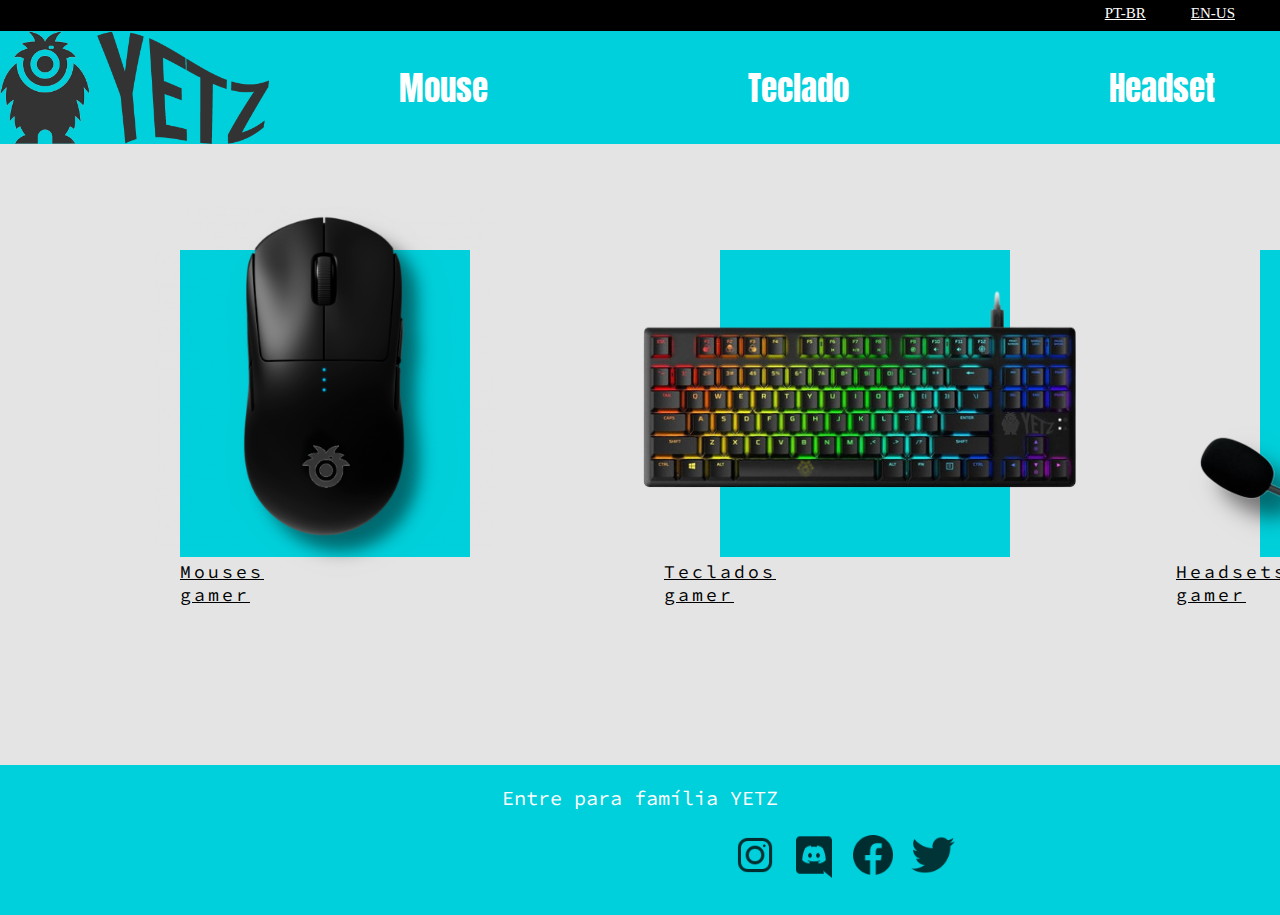
<file: index.html>
<!DOCTYPE html>
<html>
<head>
	<meta charset="utf-8">
	<meta name="viewport" content="width=device-width, initial-scale=1">
	<title>Yetz</title>
	<link rel='stylesheet' type='text/css' media='screen' href='css/style.css'>
	<link rel="icon" type="image/x-icon" href="images/logo2.png">
<body>

	<header class="navbar-lang">
		<section class="lang">
			<div class="box-lang">
				<a href="EN-US/indexus.html" class="link-lang">EN-US</a>
				<a href="" class="link-lang">PT-BR</a>
			</div>
		</section>

		<section class="navbar">
			<div class="menu">
				<img src="images/logo.png" class="image-logo">
				<a href="">Mouse</a>
				<a href="teclado.html">Teclado</a>
				<a href="headset.html">Headset</a>
				<div class="search">
					<a href="">
						<img src="images/search.png">
					</a>
				</div>
			</div>
		</section>
	</header>

<div class="box-box">
	<div class="box"></div>
	<div class="box"></div>
	<div class="box"></div>
</div>
	
<div class="box-images">
	<a href="mouse.html">
		<img src="images/mouse.png" class="image-left">
	</a>
	
	<a href="teclado.html">
		<img src="images/teclado.png" class="image-center">
	</a>

	<a href="headset.html">
		<img src="images/headset.png" class="image-right">
	</a>
</div>

<div class="text-box">
	<a href="mouse.html">Mouses gamer</a>
	<a href="teclado.html">Teclados gamer</a>
	<a href="headset.html">Headsets gamer</a>
</div>


<footer>
	<section class="rodape">
		<div class="box-rodape">
			<p>Entre para família YETZ</p>
		</div>
	</section>

	<div class="images-footer">
		<img src="images/insta.png">
		<img src="images/discord.png">
		<img src="images/face.png">
		<img src="images/twitter.png">
		
	</div>

</footer>


</body>
</html>
</file>
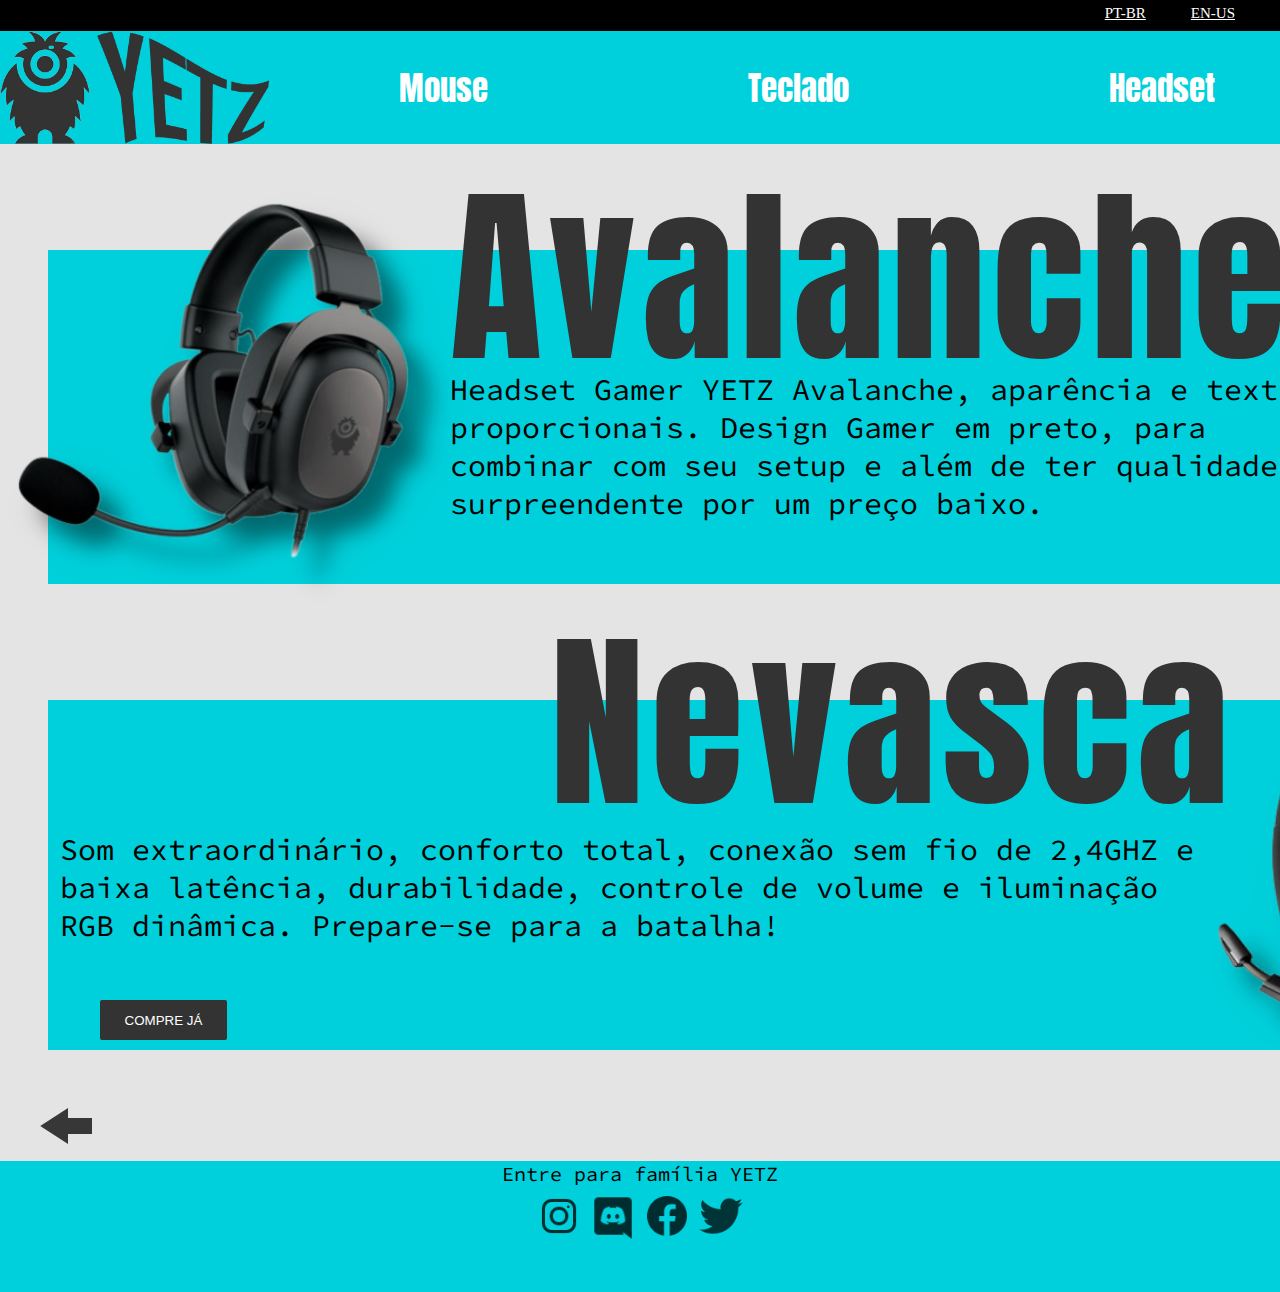
<file: headset.html>
<!DOCTYPE html>
<html>
<head>
	<meta charset="utf-8">
	<meta name="viewport" content="width=device-width, initial-scale=1">
	<link rel='stylesheet' type='text/css' media='screen' href='css/headset.css'>
	<link rel="icon" type="image/x-icon" href="images/logo2.png">
	<title>YETZ Headset gamer</title>
</head>
<body>
	<header class="navbar-lang">
		<section class="lang">
			<div class="box-lang">
				<a href="EN-US/headsetus.html" class="link-lang">EN-US</a>
				<a href="" class="link-lang">PT-BR</a>
			</div>
		</section>

		<section class="navbar">
			<div class="menu">
				<img src="images/logo.png" class="image-logo">
				<a href="mouse.html">Mouse</a>
				<a href="teclado.html">Teclado</a>
				<a href="headset.html">Headset</a>
				<div class="search">
					<a href="">
						<img src="images/search.png">
					</a>
				</div>
			</div>
		</section>
	</header>

	<section class="headset">
		<div class="box-headset">
			<img src="images/headset.png">
		</div>		
		<div class="box-headset-text">
			<p>Avalanche</p>
		</div>

		<div class="box-headset-p">
			<p>
				Headset Gamer YETZ Avalanche, aparência e textura proporcionais. Design Gamer em preto, para combinar com seu setup e além de ter qualidade surpreendente por um preço baixo.
			</p>
		</div>

		<div class="button-headset">
			<button>COMPRE JÁ</button>
		</div>
	</section>

	<section class="headset2">
		<div class="box-headset2">
			<img src="images/headset3.png">
		</div>
		<div class="box-headset2-text">
			<p>Nevasca</p>
		</div>

		<div class="box-headset2-p">
			<p>
				Som extraordinário, conforto total, conexão sem fio de 2,4GHZ e baixa latência, durabilidade, controle de volume e iluminação RGB dinâmica. Prepare-se para a batalha!
			</p>
		</div>

		<div class="button-headset2">
			<button>COMPRE JÁ</button>
		</div>
	</section>

	<div class="back-arrow">
		<a href="index.html">
			<img src="images/seta.png">
		</a>
	</div>

	<footer class="rodape-box">
	<section class="rodape">
		<div class="box-rodape">
			<p>Entre para família YETZ</p>
		</div>
	</section>

	<div class="images-footer">
		<img src="images/insta.png">
		<img src="images/discord.png">
		<img src="images/face.png">
		<img src="images/twitter.png">
		
	</div>

</footer>


</body>
</html>
</file>
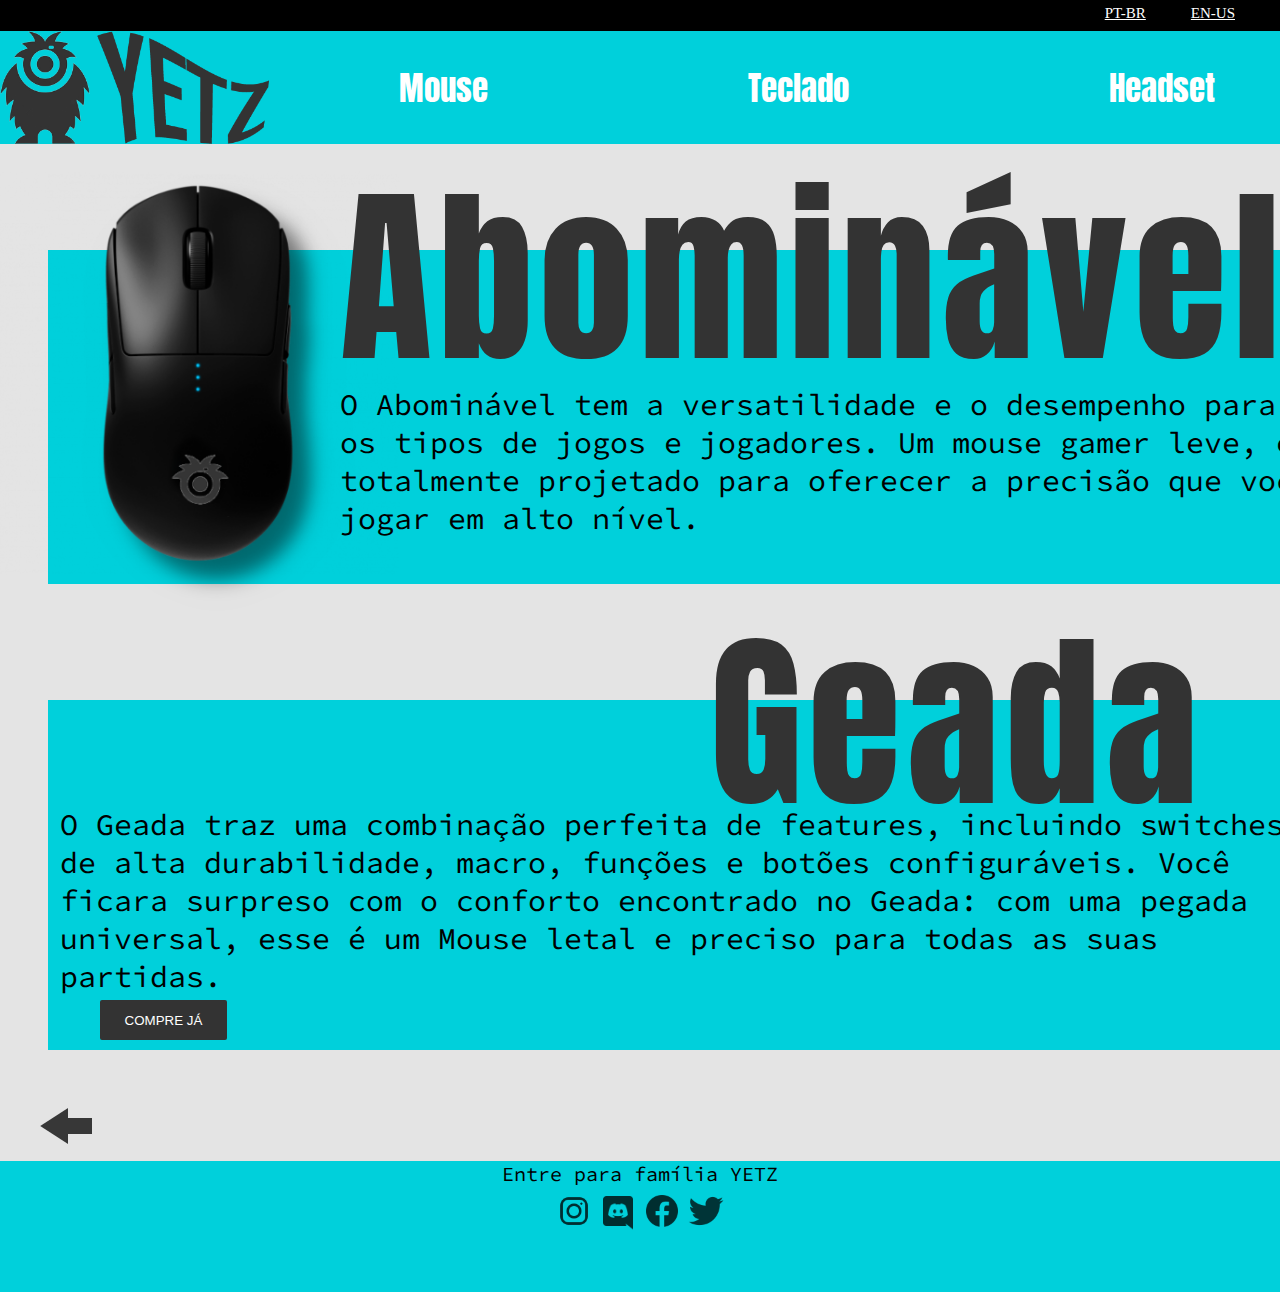
<file: mouse.html>
<!DOCTYPE html>
<html>
<head>
	<meta charset="utf-8">
	<meta name="viewport" content="width=device-width, initial-scale=1">
	<link rel='stylesheet' type='text/css' media='screen' href='css/mouse.css'>
	<link rel="icon" type="image/x-icon" href="images/logo2.png">
	<title>YETZ Mouses gamer</title>
</head>
<body>

	<header class="navbar-lang">
		<section class="lang">
			<div class="box-lang">
				<a href="EN-US/mouseus.html" class="link-lang">EN-US</a>
				<a href="" class="link-lang">PT-BR</a>
			</div>
		</section>

		<section class="navbar">
			<div class="menu">
				<img src="images/logo.png" class="image-logo">
				<a href="mouse.html">Mouse</a>
				<a href="teclado.html">Teclado</a>
				<a href="headset.html">Headset</a>
				<div class="search">
					<a href="">
						<img src="images/search.png">
					</a>
				</div>
			</div>
		</section>
	</header>


	<section class="mouse">
		<div class="box-mouse">
			<img src="images/mouse.png">
		</div>		
		<div class="box-mouse-text">
			<p>Abominável</p>
		</div>

		<div class="box-mouse-p">
			<p>
				O Abominável tem a versatilidade e o desempenho para atender todos os tipos de jogos e jogadores. Um mouse gamer leve, ergonômico e totalmente projetado para oferecer a precisão que você exige para jogar em alto nível.
			</p>
		</div>

		<div class="button-mouse">
			<button>COMPRE JÁ</button>
		</div>
	</section>


	<section class="mouse2">
		<div class="box-mouse2">
			<img src="images/mouse2.png">
		</div>
		<div class="box-mouse2-text">
			<p>Geada</p>
		</div>

		<div class="box-mouse2-p">
			<p>
				O Geada traz uma combinação perfeita de features, incluindo switches de alta durabilidade, macro, funções e botões configuráveis. Você ficara surpreso com o conforto encontrado no Geada: com uma pegada universal, esse é um Mouse letal e preciso para todas as suas partidas.
			</p>
		</div>

		<div class="button-mouse2">
			<button>COMPRE JÁ</button>
		</div>
	</section>

	<div class="back-arrow">
		<a href="index.html">
			<img src="images/seta.png">
		</a>
	</div>


	<footer class="rodape-box">
	<section class="rodape">
		<div class="box-rodape">
			<p>Entre para família YETZ</p>
		</div>
	</section>

	<div class="images-footer">
		<img src="images/insta.png">
		<img src="images/discord.png">
		<img src="images/face.png">
		<img src="images/twitter.png">
		
	</div>

</footer>


</body>
</html>
</file>
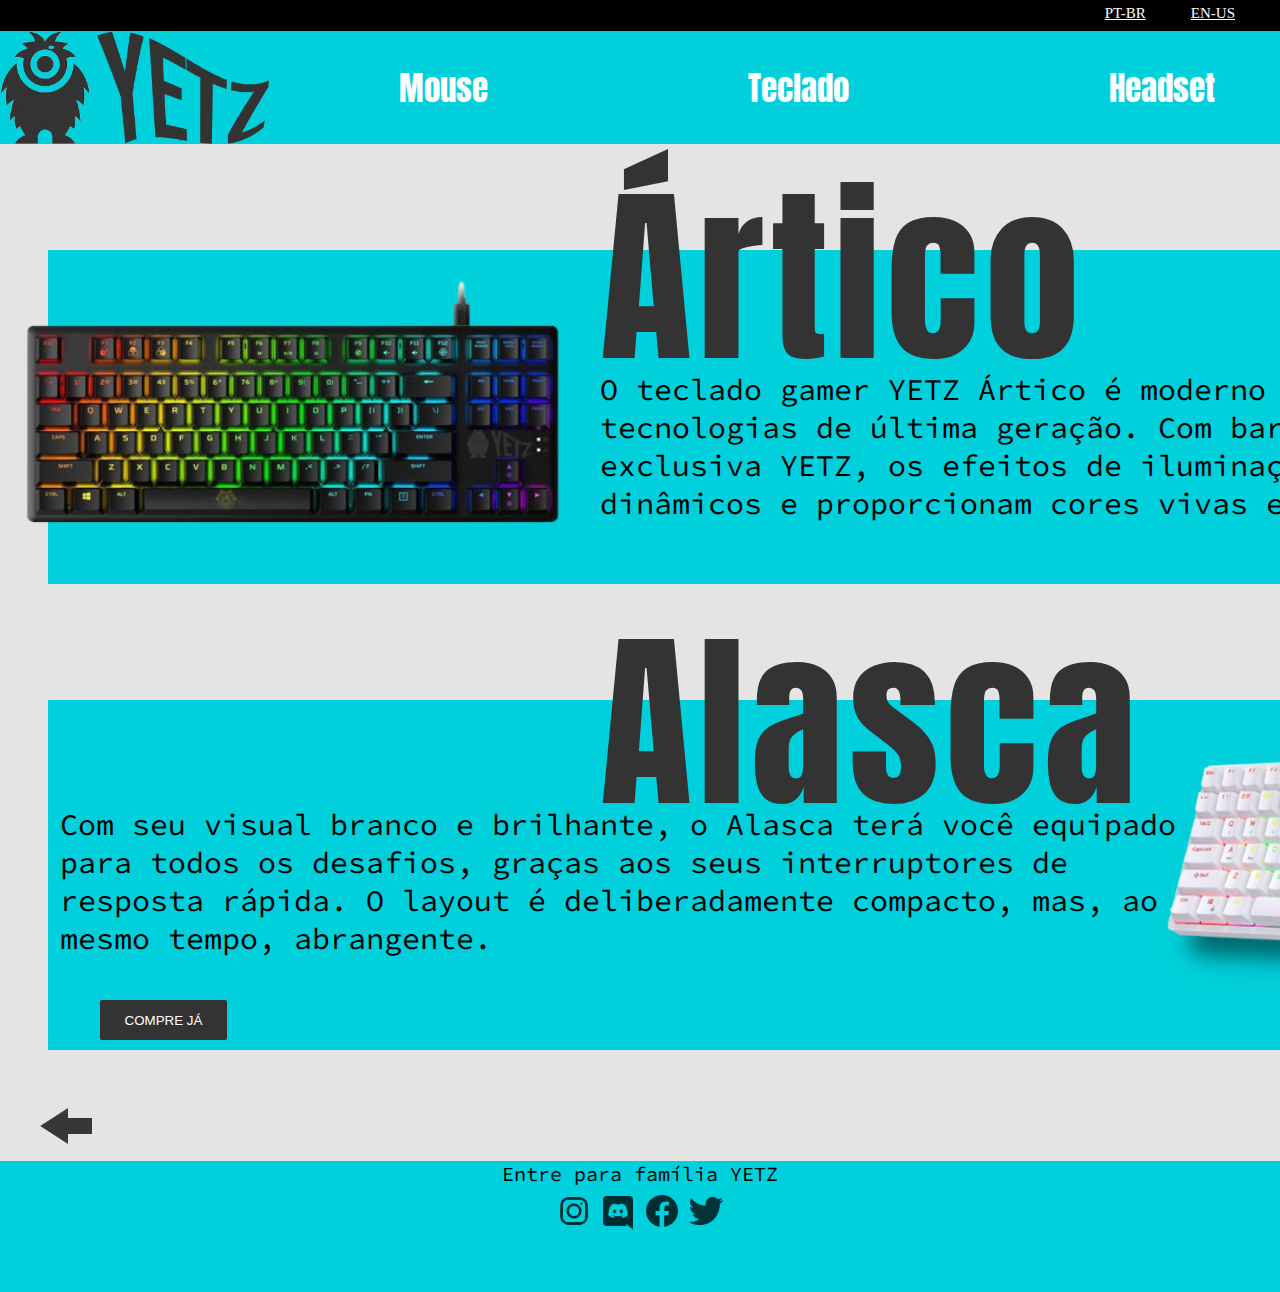
<file: teclado.html>
<!DOCTYPE html>
<html>
<head>
	<meta charset="utf-8">
	<meta name="viewport" content="width=device-width, initial-scale=1">
	<link rel='stylesheet' type='text/css' media='screen' href='css/teclado.css'>
	<title>YETZ Teclados gamer</title>
	<link rel="icon" type="image/x-icon" href="images/logo2.png">
</head>
<body>

	<header class="navbar-lang">
		<section class="lang">
			<div class="box-lang">
				<a href="EN-US/tecladous.html" class="link-lang">EN-US</a>
				<a href="" class="link-lang">PT-BR</a>
			</div>
		</section>

		<section class="navbar">
			<div class="menu">
				<img src="images/logo.png" class="image-logo">
				<a href="mouse.html">Mouse</a>
				<a href="teclado.html">Teclado</a>
				<a href="headset.html">Headset</a>
				<div class="search">
					<a href="">
						<img src="images/search.png">
					</a>
				</div>
			</div>
		</section>
	</header>



	<section class="teclado">
		<div class="box-teclado">
			<img src="images/teclado.png">
		</div>		
		<div class="box-teclado-text">
			<p>Ártico</p>
		</div>

		<div class="box-teclado-p">
			<p>
				O teclado gamer YETZ Ártico é moderno e com tecnologias de última geração. Com barra de luz, exclusiva YETZ, os efeitos de iluminação são dinâmicos e proporcionam cores vivas e brilhantes
			</p>
		</div>

		<div class="button-teclado">
			<button>COMPRE JÁ</button>
		</div>
	</section>


	<section class="teclado2">
		<div class="box-teclado2">
			<img src="images/teclado2.png">
		</div>
		<div class="box-teclado2-text">
			<p>Alasca</p>
		</div>

		<div class="box-teclado2-p">
			<p>
				Com seu visual branco e brilhante, o Alasca terá você equipado para todos os desafios, graças aos seus interruptores de resposta rápida. O layout é deliberadamente compacto, mas, ao mesmo tempo, abrangente.
			</p>
		</div>

		<div class="button-teclado2">
			<button>COMPRE JÁ</button>
		</div>
	</section>

	<div class="back-arrow">
		<a href="index.html">
			<img src="images/seta.png">
		</a>
	</div>

	<footer class="rodape-box">
	<section class="rodape">
		<div class="box-rodape">
			<p>Entre para família YETZ</p>
		</div>
	</section>

	<div class="images-footer">
		<img src="images/insta.png">
		<img src="images/discord.png">
		<img src="images/face.png">
		<img src="images/twitter.png">
		
	</div>

</footer>



</body>
</html>
</file>
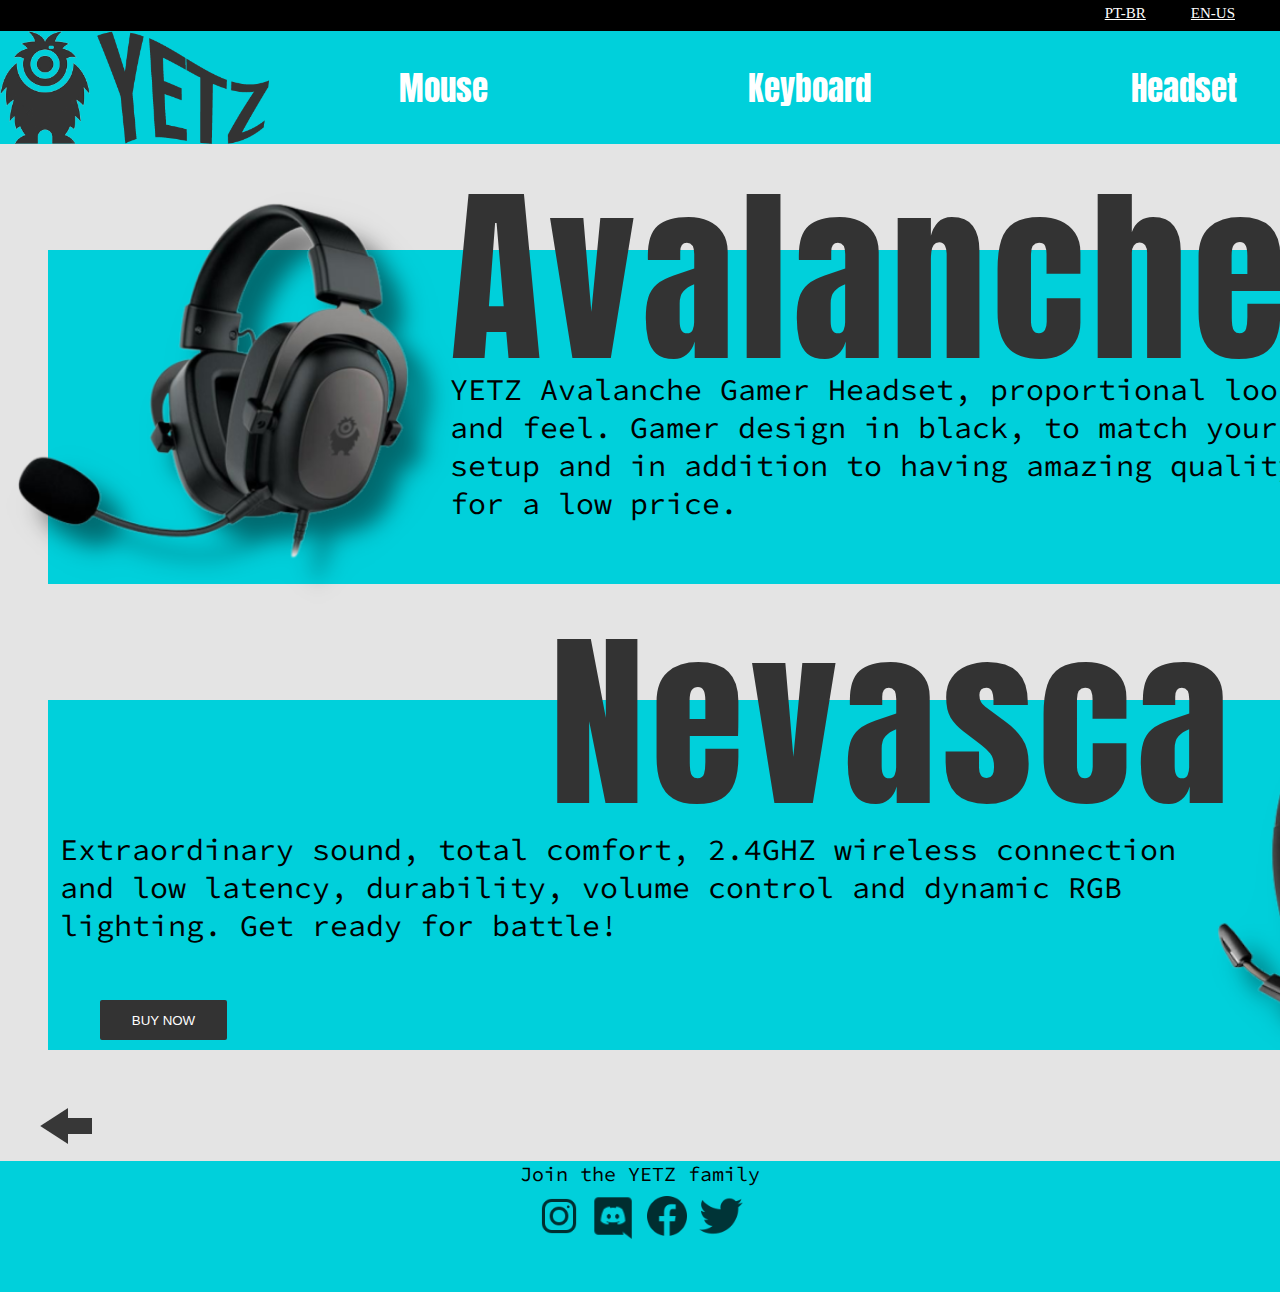
<file: EN-US/headsetus.html>
<!DOCTYPE html>
<html>
<head>
	<meta charset="utf-8">
	<meta name="viewport" content="width=device-width, initial-scale=1">
	<link rel='stylesheet' type='text/css' media='screen' href='../css/headset.css'>
	<link rel="icon" type="image/x-icon" href="../images/logo2.png">
	<title>YETZ Headset gamer</title>
</head>
<body>

	<header class="navbar-lang">
		<section class="lang">
			<div class="box-lang">
				<a href="" class="link-lang">EN-US</a>
				<a href="../headset.html" class="link-lang">PT-BR</a>
			</div>
		</section>

		<section class="navbar">
			<div class="menu">
				<img src="images/logo.png" class="image-logo">
				<a href="mouseus.html">Mouse</a>
				<a href="tecladous.html">Keyboard</a>
				<a href="headsetus.html">Headset</a>
				<div class="search">
					<a href="">
						<img src="images/search.png">
					</a>
				</div>
			</div>
		</section>
	</header>

	<section class="headset">
		<div class="box-headset">
			<img src="images/headset2.png">
		</div>		
		<div class="box-headset-text">
			<p>Avalanche</p>
		</div>

		<div class="box-headset-p">
			<p>
				YETZ Avalanche Gamer Headset, proportional look and feel. Gamer design in black, to match your setup and in addition to having amazing quality for a low price.
			</p>
		</div>

		<div class="button-headset">
			<button>BUY NOW</button>
		</div>
	</section>

	<section class="headset2">
		<div class="box-headset2">
			<img src="images/headset3.png">
		</div>
		<div class="box-headset2-text">
			<p>Nevasca</p>
		</div>

		<div class="box-headset2-p">
			<p>
				Extraordinary sound, total comfort, 2.4GHZ wireless connection and low latency, durability, volume control and dynamic RGB lighting. Get ready for battle!
			</p>
		</div>

		<div class="button-headset2">
			<button>BUY NOW</button>
		</div>
	</section>

	<div class="back-arrow">
		<a href="indexus.html">
			<img src="images/seta.png">
		</a>
	</div>

	<footer class="rodape-box">
	<section class="rodape">
		<div class="box-rodape">
			<p>Join the YETZ family</p>
		</div>
	</section>

	<div class="images-footer">
		<img src="images/insta.png">
		<img src="images/discord.png">
		<img src="images/face.png">
		<img src="images/twitter.png">
		
	</div>

</footer>

</body>
</html>
</file>
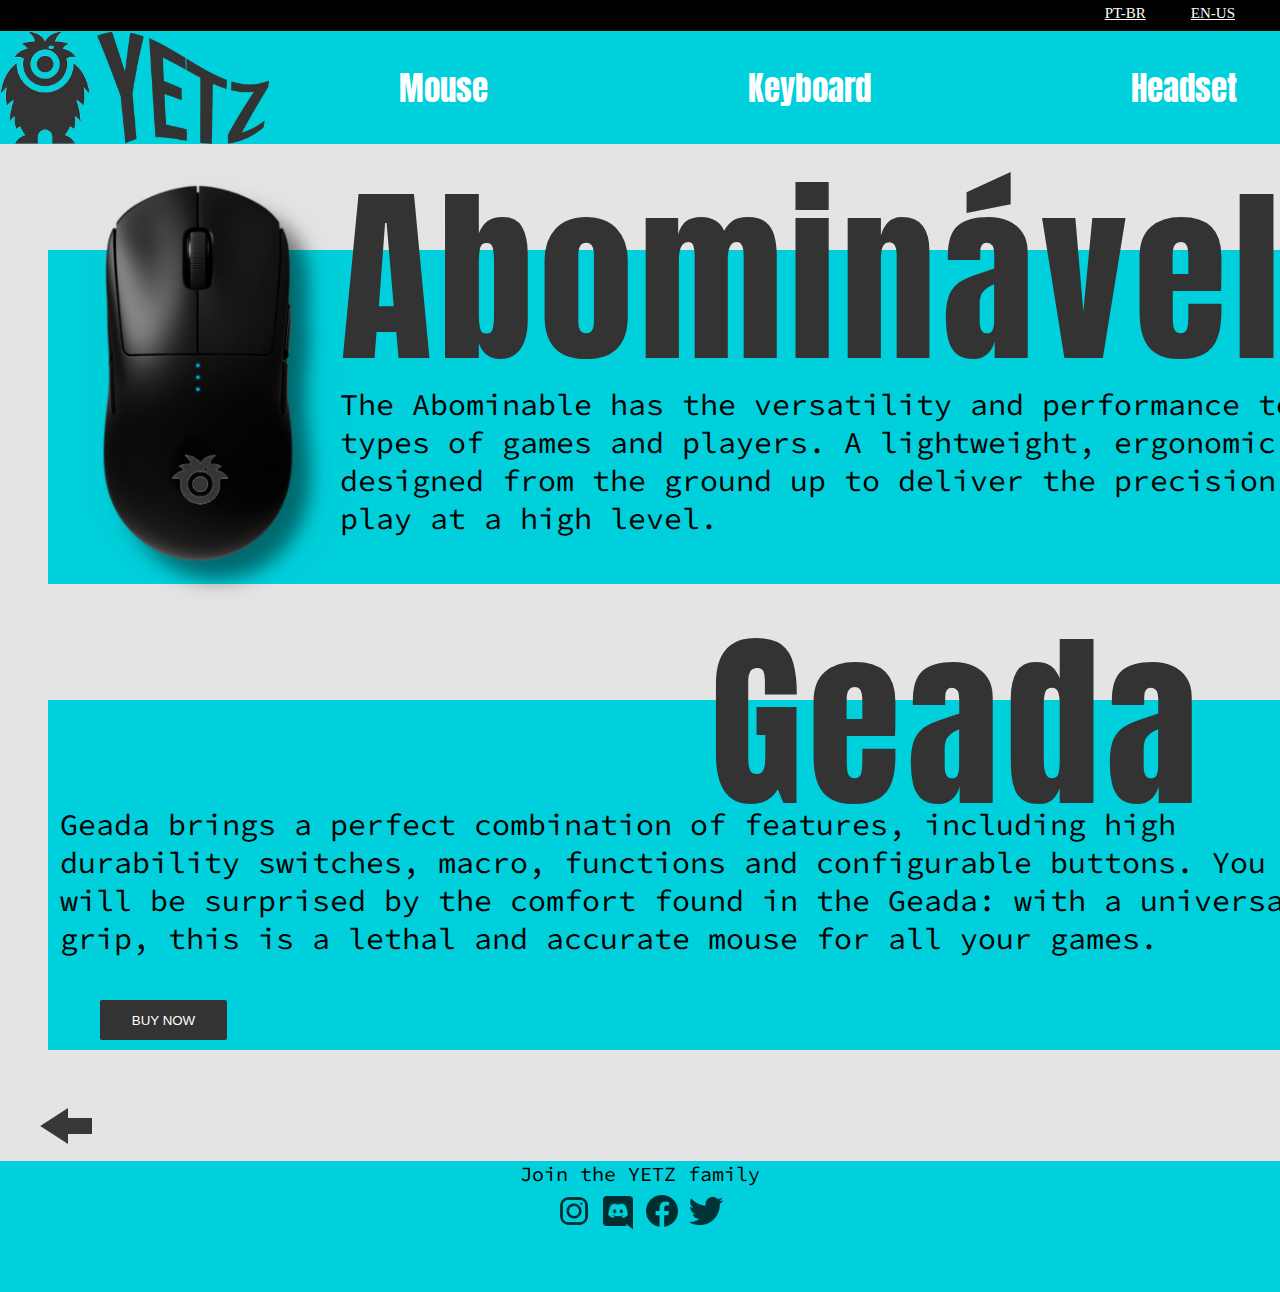
<file: EN-US/mouseus.html>
<!DOCTYPE html>
<html>
<head>
	<meta charset="utf-8">
	<meta name="viewport" content="width=device-width, initial-scale=1">
	<link rel='stylesheet' type='text/css' media='screen' href='../css/mouse.css'>
	<link rel="icon" type="image/x-icon" href="../images/logo2.png">
	<title>YETZ Mouses gamer</title>
</head>
<body>

	<header class="navbar-lang">
		<section class="lang">
			<div class="box-lang">
				<a href="" class="link-lang">EN-US</a>
				<a href="../mouse.html" class="link-lang">PT-BR</a>
			</div>
		</section>

		<section class="navbar">
			<div class="menu">
				<img src="images/logo.png" class="image-logo">
				<a href="mouseus.html">Mouse</a>
				<a href="tecladous.html">Keyboard</a>
				<a href="headsetus.html">Headset</a>
				<div class="search">
					<a href="">
						<img src="images/search.png">
					</a>
				</div>
			</div>
		</section>
	</header>


	<section class="mouse">
		<div class="box-mouse">
			<img src="images/mouse.png">
		</div>		
		<div class="box-mouse-text">
			<p>Abominável</p>
		</div>

		<div class="box-mouse-p">
			<p>
				The Abominable has the versatility and performance to suit all types of games and players. A lightweight, ergonomic gaming mouse designed from the ground up to deliver the precision you demand to play at a high level.

			</p>
		</div>

		<div class="button-mouse">
			<button>BUY NOW</button>
		</div>
	</section>


	<section class="mouse2">
		<div class="box-mouse2">
			<img src="images/mouse2.png">
		</div>
		<div class="box-mouse2-text">
			<p>Geada</p>
		</div>

		<div class="box-mouse2-p">
			<p>
				Geada brings a perfect combination of features, including high durability switches, macro, functions and configurable buttons. You will be surprised by the comfort found in the Geada: with a universal grip, this is a lethal and accurate mouse for all your games.
			</p>
		</div>

		<div class="button-mouse2">
			<button>BUY NOW</button>
		</div>
	</section>

	<div class="back-arrow">
		<a href="indexus.html">
			<img src="images/seta.png">
		</a>
	</div>


	<footer class="rodape-box">
	<section class="rodape">
		<div class="box-rodape">
			<p>Join the YETZ family</p>
		</div>
	</section>

	<div class="images-footer">
		<img src="images/insta.png">
		<img src="images/discord.png">
		<img src="images/face.png">
		<img src="images/twitter.png">
		
	</div>

</footer>


</body>
</html>
</file>
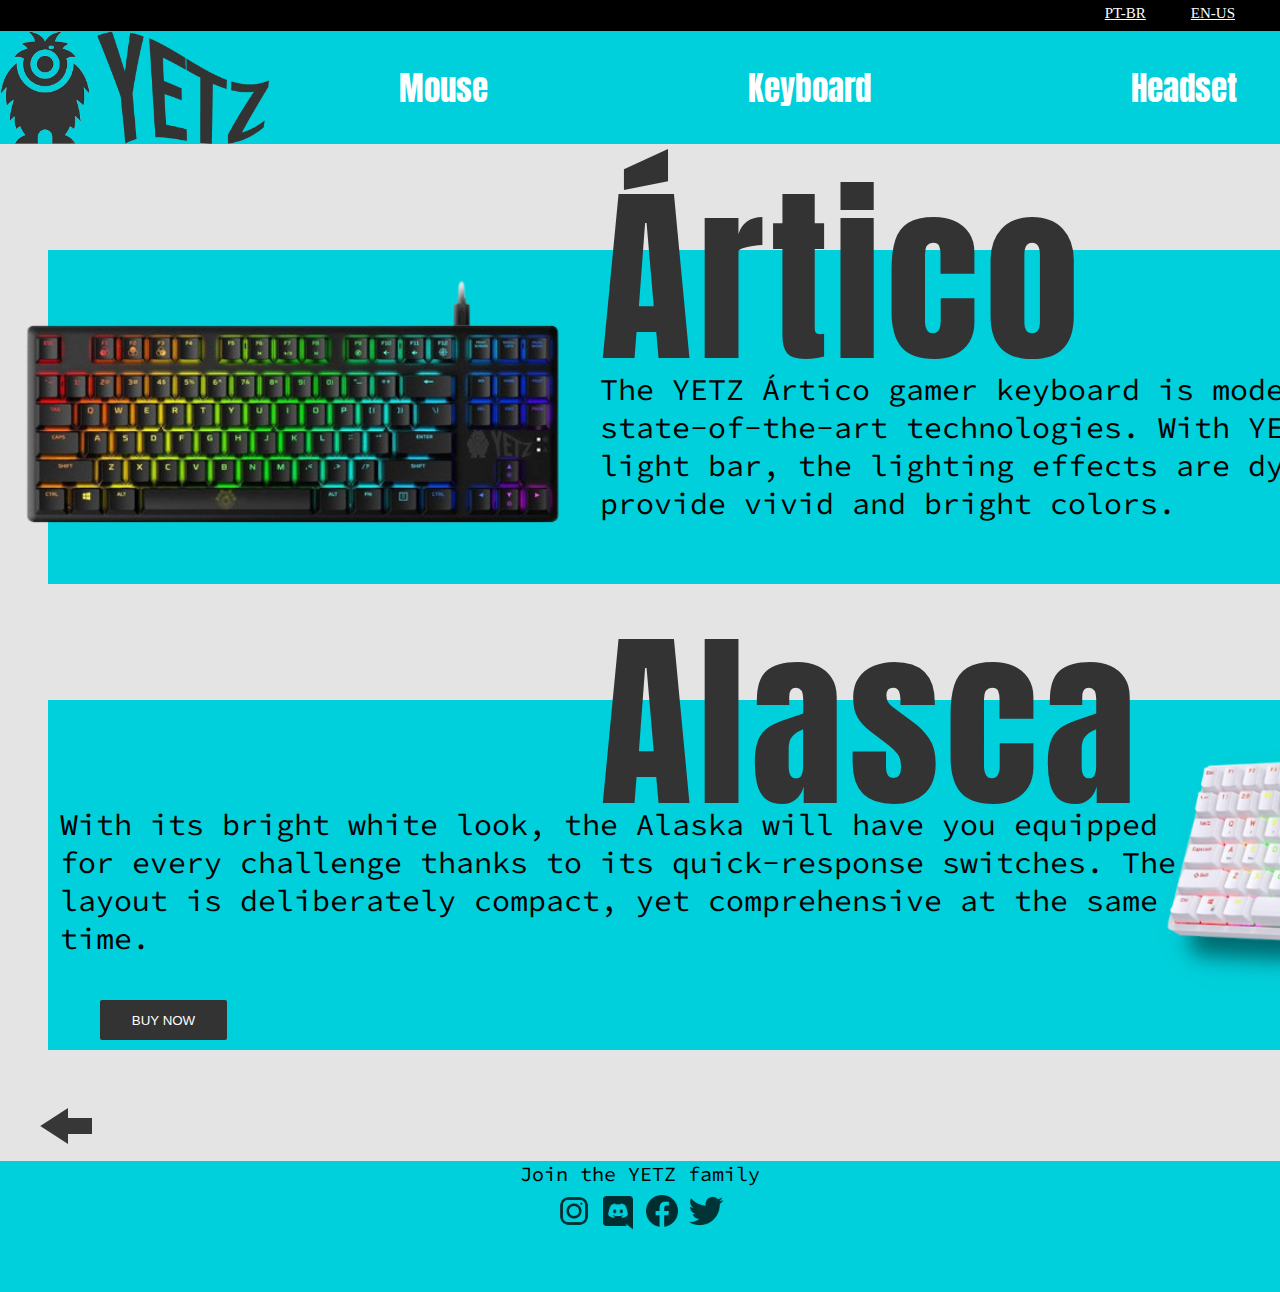
<file: EN-US/tecladous.html>
<!DOCTYPE html>
<html>
<head>
	<meta charset="utf-8">
	<meta name="viewport" content="width=device-width, initial-scale=1">
	<link rel='stylesheet' type='text/css' media='screen' href='../css/teclado.css'>
	<link rel="icon" type="image/x-icon" href="../images/logo2.png">
	<title>YETZ Keyboards gamer</title>
</head>
<body>

	<header class="navbar-lang">
		<section class="lang">
			<div class="box-lang">
				<a href="" class="link-lang">EN-US</a>
				<a href="../teclado.html" class="link-lang">PT-BR</a>
			</div>
		</section>

		<section class="navbar">
			<div class="menu">
				<img src="images/logo.png" class="image-logo">
				<a href="mouseus.html">Mouse</a>
				<a href="tecladous.html">Keyboard</a>
				<a href="headsetus.html">Headset</a>
				<div class="search">
					<a href="">
						<img src="images/search.png">
					</a>
				</div>
			</div>
		</section>
	</header>



	<section class="teclado">
		<div class="box-teclado">
			<img src="images/teclado.png">
		</div>		
		<div class="box-teclado-text">
			<p>Ártico</p>
		</div>

		<div class="box-teclado-p">
			<p>
				The YETZ Ártico gamer keyboard is modern and with state-of-the-art technologies. With YETZ exclusive light bar, the lighting effects are dynamic and provide vivid and bright colors.
			</p>
		</div>

		<div class="button-teclado">
			<button>BUY NOW</button>
		</div>
	</section>


	<section class="teclado2">
		<div class="box-teclado2">
			<img src="images/teclado2.png">
		</div>
		<div class="box-teclado2-text">
			<p>Alasca</p>
		</div>

		<div class="box-teclado2-p">
			<p>
				With its bright white look, the Alaska will have you equipped for every challenge thanks to its quick-response switches. The layout is deliberately compact, yet comprehensive at the same time.
			</p>
		</div>

		<div class="button-teclado2">
			<button>BUY NOW</button>
		</div>
	</section>

	<div class="back-arrow">
		<a href="indexus.html">
			<img src="images/seta.png">
		</a>
	</div>

	<footer class="rodape-box">
	<section class="rodape">
		<div class="box-rodape">
			<p>Join the YETZ family</p>
		</div>
	</section>

	<div class="images-footer">
		<img src="images/insta.png">
		<img src="images/discord.png">
		<img src="images/face.png">
		<img src="images/twitter.png">
		
	</div>

</footer>


</body>
</html>
</file>
<file: css/style.css>
@import url('https://fonts.googleapis.com/css2?family=Source+Code+Pro:ital,wght@0,200;0,300;0,400;0,500;0,600;1,200;1,300;1,400;1,500&display=swap');

@font-face {
    font-family: anton;
    src: url(./Anton-Regular.ttf);
  }

*{
	margin: 0;
	padding: 0;
}

body{
	background-color: #e4e4e4;

}

.box-lang{
	width: 100%;
	height: 31px;
	background-color: black;
	position: absolute;
}

.box-lang a{
	color: white;
	float: right;
	margin-right: 45px;
	font-size: 15px;
	margin-top: 5px;
}

.menu{
	width: 100%;
	height: 113px;
	background-color: #00d0db;
	position: absolute;
	display: flex;
	margin-top: 31px;
}

.menu a{
	font-family: anton;
	color: white;
	display: flex;
	margin: auto 130px;
	text-decoration: none;
	font-size: 33px;
}

.search img{
	border: 3px solid white;
	border-radius: 3px;
	padding: 2px 8px;
	margin-top: 37px;
}


.box-box{
	gap: 250px;
	display: flex;
	justify-content: center;
	position: absolute;
	margin-left: 180px;
}

.box{
	width: 290px;
	height: 307px;
	background-color: #00d0db;
	margin-top: 250px;
}

.box-images{
	display: flex;
	gap: 125px;
	position: absolute;
}

.box-images img{
	margin-top: 250px;
	margin-left: 280px;
}

.image-left{
	position: absolute;
	width: 500px;
	left: -210px;
	bottom: 80px;

}

.image-center{
	position: absolute;
	width: 480px;
	left: 340px;
	top: 20px;
}

.image-right{
	position: relative;
	right: -580px;
	bottom: 80px;
}


.text-box{
	position: absolute;
	display: flex;
	gap: 400px;
	margin-top: 560px;
	margin-left: 180px;
}

.text-box a{
	font-family: Source Code Pro, sans-serif;
	color: black;
	font-size: 18px;
	letter-spacing: 3px;
}


.box-rodape{
	position: absolute;
	width: 100%;
	height: 150px;
	background-color: #00d0db;
	top: 85vh;
	left: 0;
	text-align: center;
}

.box-rodape p{
	margin-top: 20px;
	font-family: Source Code Pro, sans-serif;
	color: white;
	font-size: 20px;
}


.images-footer{
	position: absolute;
	display: flex;
	gap: 10px;
	bottom: 20px;
	margin-left: 730px;
	width: 40px;
}

.images-footer img{
	width: 50px;
}
</file>
<file: css/headset.css>
@import url('https://fonts.googleapis.com/css2?family=Source+Code+Pro:ital,wght@0,200;0,300;0,400;0,500;0,600;1,200;1,300;1,400;1,500&display=swap');

@font-face {
    font-family: anton;
    src: url(./Anton-Regular.ttf);
}

*{
	margin: 0;
	padding: 0;
}

body{
	height: 100%;
	background-color: #e4e4e4;
}

.box-lang{
	width: 100%;
	height: 31px;
	background-color: black;
	position: absolute;
}

.box-lang a{
	color: white;
	float: right;
	margin-right: 45px;
	font-size: 15px;
	margin-top: 5px;
}

.menu{
	width: 100%;
	height: 113px;
	background-color: #00d0db;
	position: absolute;
	display: flex;
	margin-top: 31px;
}

.menu a{
	font-family: anton;
	color: white;
	display: flex;
	margin: auto 130px;
	text-decoration: none;
	font-size: 33px;
}

.search img{
	border: 3px solid white;
	border-radius: 3px;
	padding: 2px 8px;
	margin-top: 37px;
}


.box-headset{
	width: 1500px;
	height: 334px;
	background-color: #00d0db;
	position: absolute;
	margin-top: 250px;
	margin-left: 48px;
}

.box-headset img{
	position: absolute;
	width: 650px;
	left: -130px;
	top: -90px;
	
}

.box-headset-text{
	position: absolute;
	margin-top: 135px;
	margin-left: 450px;
}

.box-headset-text p{
	font-family: anton;
	font-size: 190px;
	letter-spacing: 6px;
	color: #333333;
}

.box-headset-p{
	position: absolute;
	margin-top: 370px;
	margin-left: 450px;
	width: 900px;
}

.box-headset-p p{
	font-size: 30px;
	font-family: Source Code Pro, sans-serif;
}

.button-headset{
	position: absolute;
	margin-top: 520px;
	margin-left: 1350px;
}

.button-headset button{
	background-color: #333333;
	color: white;
	width: 127px;
	height: 40px;
	border: none;
	border-radius: 2px;
}

.box-headset2{
	width: 1500px;
	height: 350px;
	background-color: #00d0db;
	position: absolute;
	margin-top: 700px;
	margin-bottom: 700px;
	margin-left: 48px;
	margin-right: 163px;
}

.box-headset2 img{
	position: relative;
	width: 690px;
	left: 1025px;
	bottom: 90px;
}

.box-headset2-text{
	position: absolute;
	margin-top: 580px;
	margin-left: 550px;
}

.box-headset2-text p{
	font-family: anton;
	font-size: 190px;
	letter-spacing: 6px;
	color: #333333;
}

.box-headset2-p{
	position: absolute;
	margin-top: 830px;
	margin-left: 60px;
	width: 1150px;
}

.box-headset2-p p{
	font-size: 30px;
	font-family: Source Code Pro, sans-serif;
}

.button-headset2{
	position: absolute;
	margin-top: 1000px;
	margin-left: 100px;
}

.button-headset2 button{
	background-color: #333333;
	color: white;
	width: 127px;
	height: 40px;
	border: none;
	border-radius: 2px;
}

.images-footer img{
	width: 50px;
}


.back-arrow img{
	margin-top: 1100px;
	margin-left: 40px;
}

.rodape-box{
	background-color: #00d0db;
	width: 100%;
	height: 131px;
	left: 0;
	bottom: 0;
	text-align: center;
}

.box-rodape p{
	font-size: 20px;
	margin-top: 5px;
	margin-bottom: 5px;
	font-family: Source Code Pro, sans-serif;
}
</file>
<file: css/mouse.css>
@import url('https://fonts.googleapis.com/css2?family=Source+Code+Pro:ital,wght@0,200;0,300;0,400;0,500;0,600;1,200;1,300;1,400;1,500&display=swap');

@font-face {
    font-family: anton;
    src: url(./Anton-Regular.ttf);
}

*{
	margin: 0;
	padding: 0;
}

body{
	height: 100%;
	background-color: #e4e4e4;
	width: 100%;
}

.box-lang{
	width: 100%;
	height: 31px;
	background-color: black;
	position: absolute;
}

.box-lang a{
	color: white;
	float: right;
	margin-right: 45px;
	font-size: 15px;
	margin-top: 5px;
}

.menu{
	width: 100%;
	height: 113px;
	background-color: #00d0db;
	position: absolute;
	display: flex;
	margin-top: 31px;
}

.menu a{
	font-family: anton;
	color: white;
	display: flex;
	margin: auto 130px;
	text-decoration: none;
	font-size: 33px;
}

.search img{
	border: 3px solid white;
	border-radius: 3px;
	padding: 2px 8px;
	margin-top: 37px;
}

.box-mouse{
	width: 1500px;
	height: 334px;
	background-color: #00d0db;
	position: absolute;
	margin-top: 250px;
	margin-left: 48px;
	margin-right: 163px;
}

.box-mouse img{
	position: relative;
	right: 150px;
	bottom: 120px;
	width: 590px;
}

.box-mouse-text{
	position: absolute;
	margin-top: 135px;
	margin-left: 340px;
}

.box-mouse-text p{
	font-family: anton;
	font-size: 190px;
	letter-spacing: 6px;
	color: #333333;
}

.box-mouse-p{
	position: absolute;
	margin-top: 385px;
	margin-left: 340px;
	width: 1210px;
}

.box-mouse-p p{
	font-size: 30px;
	font-family: Source Code Pro, sans-serif;
}

.button-mouse{
	position: absolute;
	margin-top: 520px;
	margin-left: 1350px;
}

.button-mouse button{
	background-color: #333333;
	color: white;
	width: 127px;
	height: 40px;
	border: none;
	border-radius: 2px;
}

.box-mouse2{
	width: 1500px;
	height: 350px;
	background-color: #00d0db;
	position: absolute;
	margin-top: 700px;
	margin-bottom: 700px;
	margin-left: 48px;
	margin-right: 163px;
}

.box-mouse2 img{
	position: relative;
	width: 520px;
	left: 1100px;
	bottom: 130px;
}

.box-mouse2-text{
	position: absolute;
	margin-top: 580px;
	margin-left: 710px;
}

.box-mouse2-text p{
	font-family: anton;
	font-size: 190px;
	letter-spacing: 6px;
	color: #333333;
}

.box-mouse2-p{
	position: absolute;
	margin-top: 805px;
	margin-left: 60px;
	width: 1250px;
}

.box-mouse2-p p{
	font-size: 30px;
	font-family: Source Code Pro, sans-serif;
}

.button-mouse2{
	position: absolute;
	margin-top: 1000px;
	margin-left: 100px;
}

.button-mouse2 button{
	background-color: #333333;
	color: white;
	width: 127px;
	height: 40px;
	border: none;
	border-radius: 2px;
}

.rodape-box{
	background-color: #00d0db;
	width: 100%;
	height: 131px;
	left: 0;
	bottom: 0;
	text-align: center;
}

.box-rodape p{
	font-size: 20px;
	margin-top: 5px;
	margin-bottom: 5px;
	font-family: Source Code Pro, sans-serif;
}

.images-footer img{
	width: 40px;
}


.back-arrow img{
	margin-top: 1100px;
	margin-left: 40px;
}
</file>
<file: css/teclado.css>
@import url('https://fonts.googleapis.com/css2?family=Source+Code+Pro:ital,wght@0,200;0,300;0,400;0,500;0,600;1,200;1,300;1,400;1,500&display=swap');

@font-face {
    font-family: anton;
    src: url(./Anton-Regular.ttf);
}

*{
	margin: 0;
	padding: 0;
}

body{
	background-color: #e4e4e4;
	min-height: 100%;
}

.box-lang{
	width: 100%;
	height: 31px;
	background-color: black;
	position: absolute;
}

.box-lang a{
	color: white;
	float: right;
	margin-right: 45px;
	font-size: 15px;
	margin-top: 5px;
}

.menu{
	width: 100%;
	height: 113px;
	background-color: #00d0db;
	position: absolute;
	display: flex;
	margin-top: 31px;
}

.menu a{
	font-family: anton;
	color: white;
	display: flex;
	margin: auto 130px;
	text-decoration: none;
	font-size: 33px;
}

.search img{
	border: 3px solid white;
	border-radius: 3px;
	padding: 2px 8px;
	margin-top: 37px;
}


.box-teclado{
	width: 1500px;
	height: 334px;
	background-color: #00d0db;
	position: absolute;
	margin-top: 250px;
	margin-left: 48px;
	margin-right: 163px;
}

.box-teclado img{
	position: relative;
	right: 50px;
	bottom: -5px;
	width: 590px;
}

.box-teclado-text{
	position: absolute;
	margin-top: 135px;
	margin-left: 600px;
}

.box-teclado-text p{
	font-family: anton;
	font-size: 190px;
	letter-spacing: 6px;
	color: #333333;
}

.box-teclado-p{
	position: absolute;
	margin-top: 370px;
	margin-left: 600px;
	width: 900px;
}

.box-teclado-p p{
	font-size: 30px;
	font-family: Source Code Pro, sans-serif;
}

.button-teclado{
	position: absolute;
	margin-top: 520px;
	margin-left: 1350px;
}

.button-teclado button{
	background-color: #333333;
	color: white;
	width: 127px;
	height: 40px;
	border: none;
	border-radius: 2px;
}


.box-teclado2{
	width: 1500px;
	height: 350px;
	background-color: #00d0db;
	position: absolute;
	margin-top: 700px;
	margin-bottom: 700px;
	margin-left: 48px;
	margin-right: 163px;
}

.box-teclado2 img{
	position: relative;
	width: 520px;
	left: 1100px;
	bottom: 130px;
}

.box-teclado2-text{
	position: absolute;
	margin-top: 580px;
	margin-left: 600px;
}

.box-teclado2-text p{
	font-family: anton;
	font-size: 190px;
	letter-spacing: 6px;
	color: #333333;
}

.box-teclado2-p{
	position: absolute;
	margin-top: 805px;
	margin-left: 60px;
	width: 1150px;
}

.box-teclado2-p p{
	font-size: 30px;
	font-family: Source Code Pro, sans-serif;
}

.button-teclado2{
	position: absolute;
	margin-top: 1000px;
	margin-left: 100px;
}

.button-teclado2 button{
	background-color: #333333;
	color: white;
	width: 127px;
	height: 40px;
	border: none;
	border-radius: 2px;
}

.images-footer img{
	width: 50px;
}


.back-arrow img{
	margin-top: 1100px;
	margin-left: 40px;
}

.rodape-box{
	background-color: #00d0db;
	width: 100%;
	height: 131px;
	left: 0;
	bottom: 0;
	text-align: center;
}

.box-rodape p{
	font-size: 20px;
	margin-top: 5px;
	margin-bottom: 5px;
	font-family: Source Code Pro, sans-serif;
}

.images-footer img{
	width: 40px;
}
</file>
